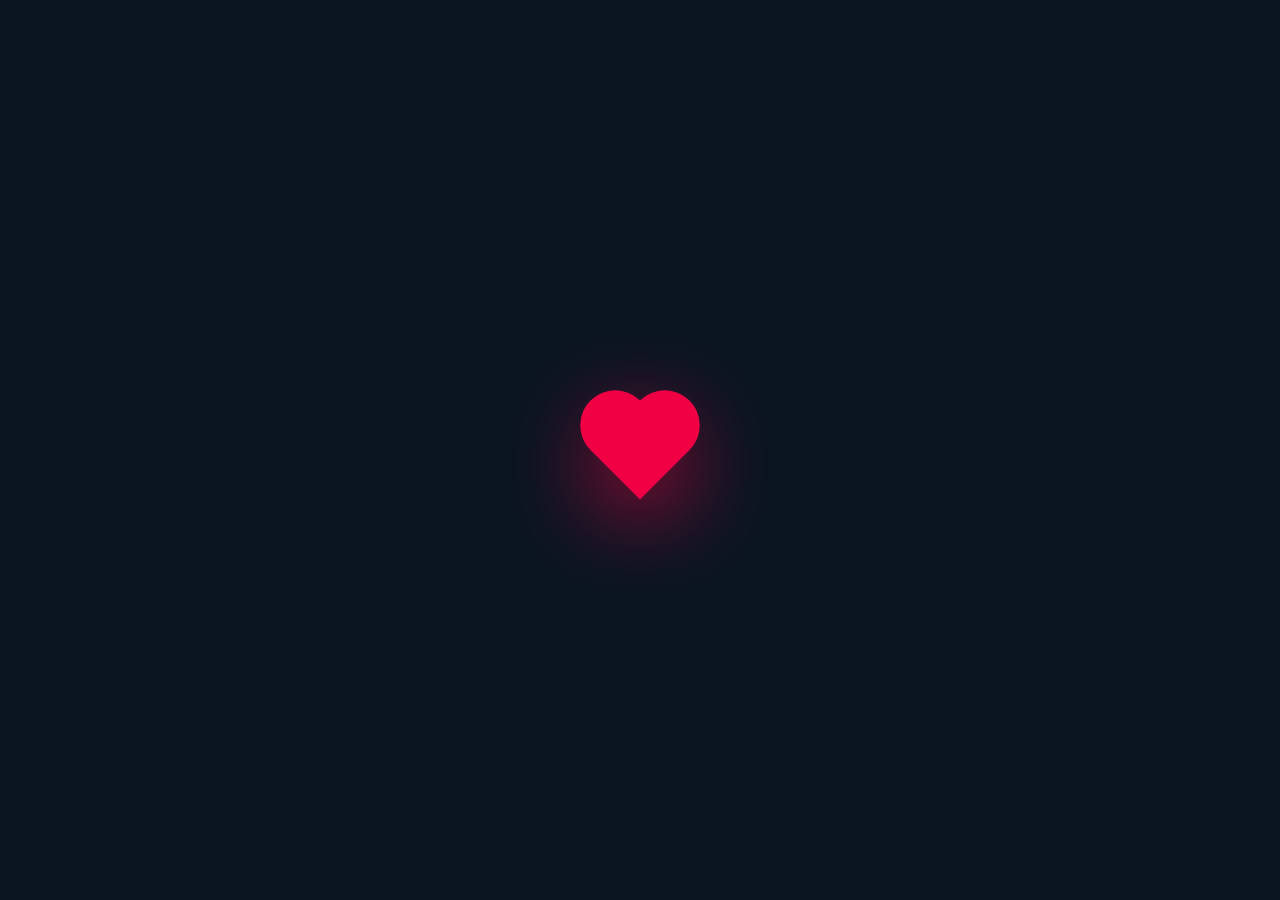
<file: index.html>
<!DOCTYPE html>
    <html lang="en">
    <head>
        <meta charset="UTF-8">
        <meta name="viewport" content="width=device-width, initial-scale=1.0">
        <link rel="stylesheet" href="style.css">
        <title>Teachers Month</title>
    </head>
    <body>

        <a href="love.html" class="heart-link">

        <div class="heart" onclick="window.location.href=love.html">
        </div>
        
        </a>

    

    </body>
    </html>
</file>
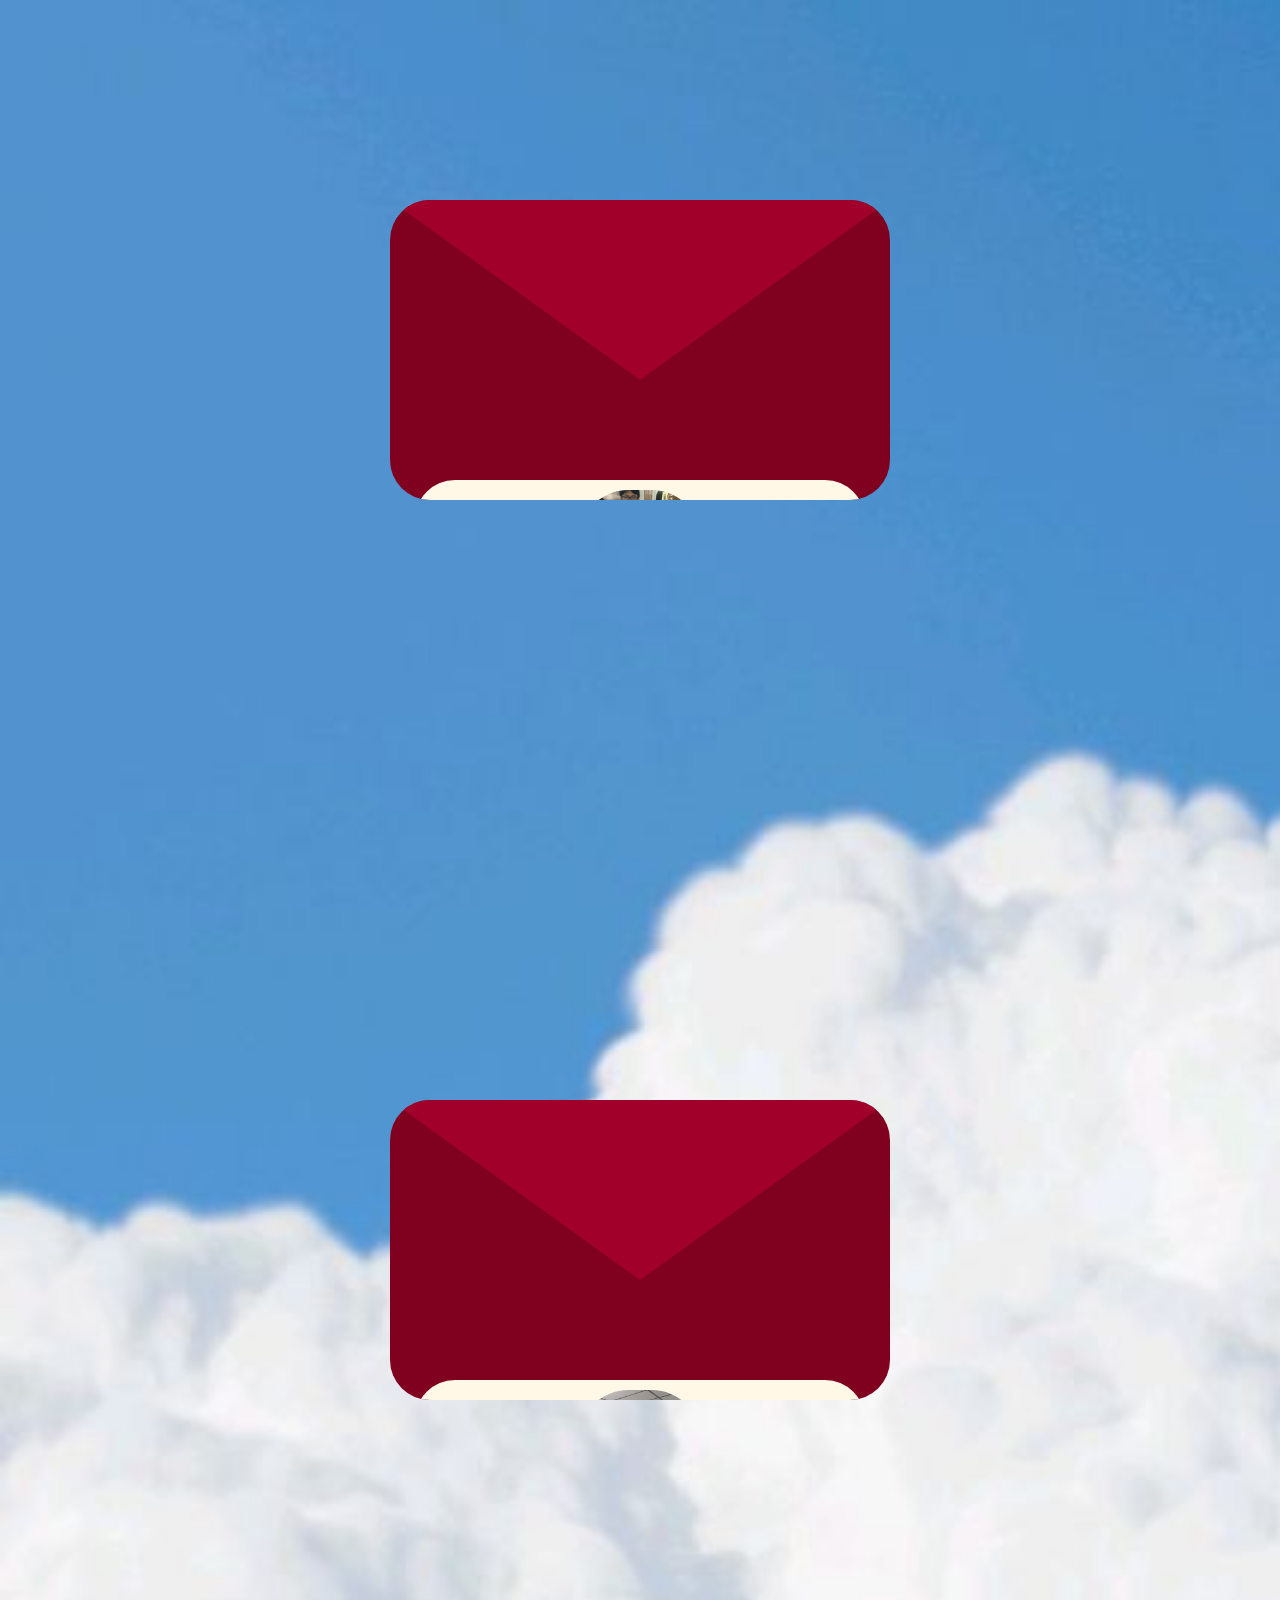
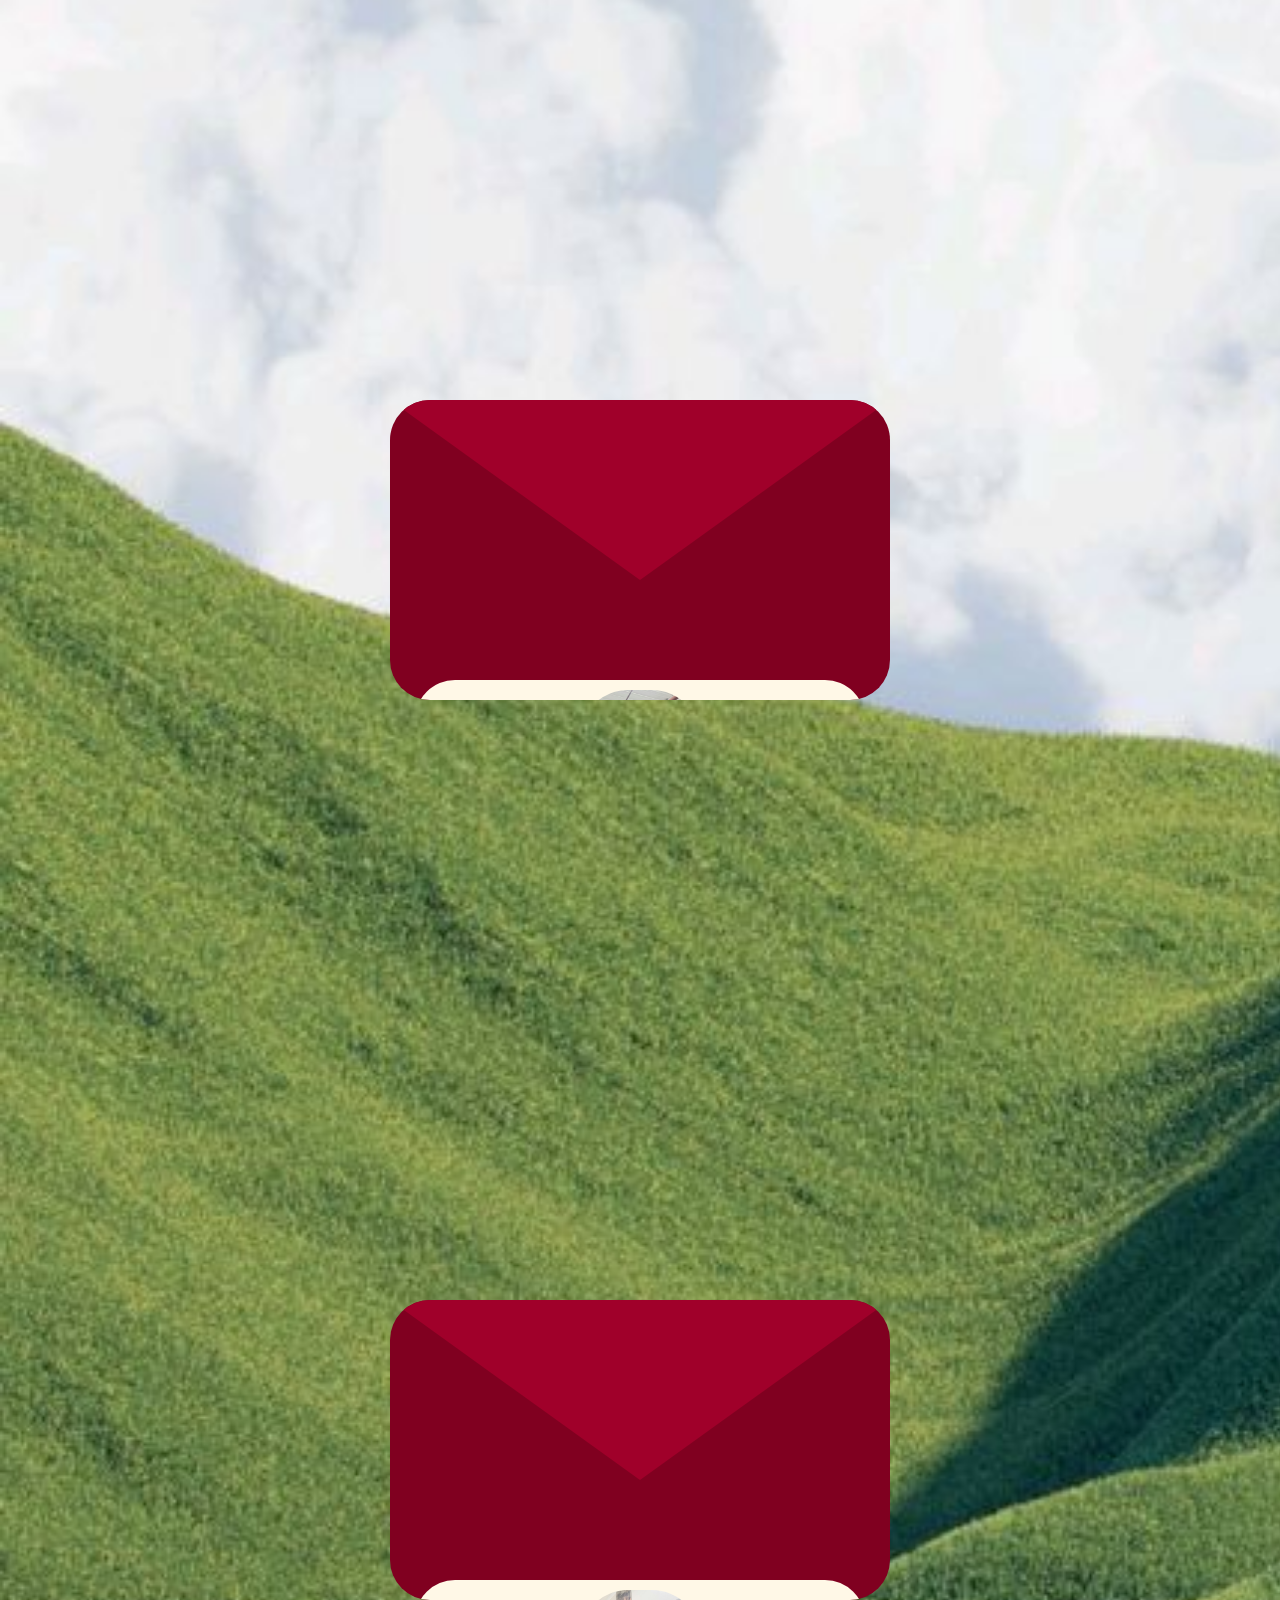
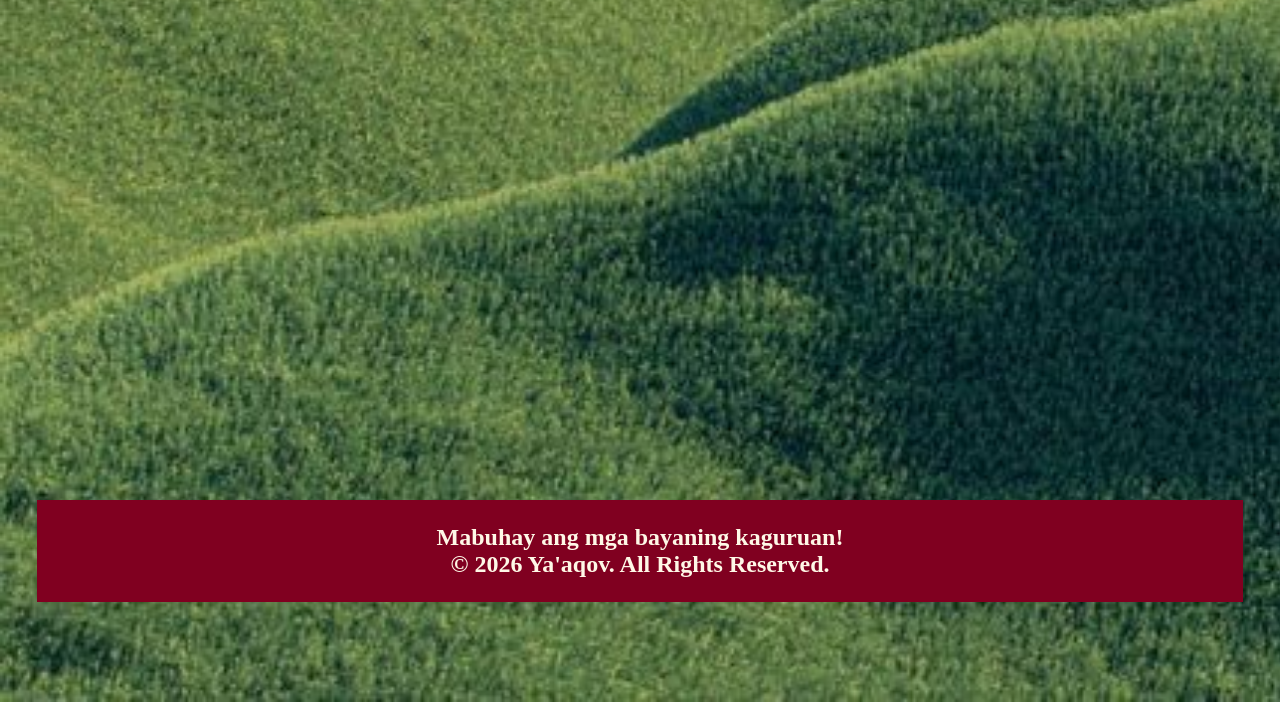
<file: love.html>
<!DOCTYPE html>
<html lang="en">
<head>
    <meta charset="UTF-8">
    <meta name="viewport" content="width=device-width, initial-scale=1.0">
    <link rel="stylesheet" href="love.css">
    <title>Letters of Mayor Ya'aqov</title>
</head>



<body>

    <audio autoplay loop id="myaudio" src="joy.mp3"></audio>

    <div id="heart-rain"> </div>



        <div class="box">
            <div class="letter">

                <div>
                    <img src="2.jpg" alt="Profile Picture" class="profile-pic">
                    </div>
                    
                    <div class="letter-content"> 
                    <h2>To: Sir Jayboy 💗 </h2>
                    <p>
                    To our best teacher,programmer,bodybuilder,joker, at higit sa lahat ang pinaka-maangas na adviser ng section 21006! Happy teachers month po sir Jayboy! Thank you so much po sir sa lahat-lahat, dabest teacher talaga kahit laging nasa palengke ang klase dahil sa ingay ng mga klasmets ko, natuturo pa rin ng maayos ang mga lectures mo sir HAHAHAAAHHAHA. What all I can say is sana lagi ka pong gabayan ni lord, and your loved ones. 'Wag magpapatalo sa hirap ng buhay sir laban lang palagi. Kahit na sa 2nd semester sir iiwan mo na kame (sana hindi), tatatak na sa amin ang mga moments po na kasama kayo during lectures and activities na pinapagawa niyo po. Goodluck po to your future endeavors and aim for the best sir padayon!
                    </p>

                    <p>
                        Best in Lecture<br>
                        Best in Communication<br>
                        Best in Humour<br>
                        Best Programmer at higit sa lahat;<br>
                        Best Adviser ng 21006<br>
                    </p>

                </div>    

            </div>

                <div class="flap"></div>
                
            </div>
        </div>

            <div class="box">
                <div class="letter">

                    <img src="3.jpg" alt="Profile Picture" class="profile-pic">

                    <div class="letter-content">
                    <h2>To: Ma'am Mari 💗 </h2>
                    <p>
                        To my inspiration of web development, pinaka-mabait, at iconic web developer ng BSIT. Happy teachers month po maam Mari! Thank you so much po maam sa pagturo sa amin ng mga napakagandang web development sa amin, naging inspirasyon ka po ng marami at isa na po ako roon. Lalabas talaga kami sa comlab ng siksik sa panibagong kaalaman maam AHHAHAHAHAH. Ang sarap matuto ng web development kung ikaw ma'am mag l-lecture dahil talagang detalyado ka po magturo w/shortcuts na makakatulong para convinient ang pagbuo ng webpages. Ang masasabi ko lang po maam ay sana lagi kayong nasa mabuting kalagayan ang protektado kayo sa lahat ng masasamang bagay saan-saan maam. Magpatuloy ka lang po sa pagiging napaka-husay na guro sa asignaturang ito and I wish you a blissful and a succesful future waiting for you maam! Mabuhay ka po and padayon! 
                    </p>

                    <p>
                        Best in Web Development<br>
                        Best in Shortcuts<br>
                        Best in lectures<br>
                        Most Iconic Developer<br>
                    </p>
                    </div>

                </div>

                <div class="flap"></div>
            </div>

            <div class="box">
                <div class="letter">

                    <div>
                        <img src="1.jpg" alt="profile-pic" class="profile-pic">
                        </div>

                        <div class="letter-content">
                        <h2>To:Ma'am Rose 💗 </h2>
                        <p>
                            MAAAAAM MAY SAYAW PO? AHHAHAHAHHAHAAHHA Ang pinaka-masikip, lead-dancer ng bini, pinaka-cute at mama-mama ng taon. Happy teachers day po maam Rose! Maraming salamat po maam sa mga taon na nakasama ko po kayo, since first year pa maam AHAHHAHAHAHA. Hindi ka talaga ma-b-bored kapag si ma'am nagtuturo laging na-bantay kapag walang nakikinig yari ka talaga. Dancer talaga 'yan sha, hindi ka mapapagod sumayaw kapag si maam ang mag g-grade talagang lock-in kung lock-in siya. Goodvibes lagi ma'am hindi kami nal-longcoat kapag ikaw na nagtuturo ma'am. Ang masasabi ko lang maam is sana lagi ka gabayan ni lord ang ng family mo po. Hindi ka sana mauubosan ng blessings lagi't lagi. Patuloy lang sa buhay maam 'wag ka magpapadaraig sa mga stress mo sa buhay, think positive lang maam. Patuloy ka po maghatid ng good vibes and siksik na kaalaman sa amin at sa mga magiging sunod mong mga estudyante dahil ito na rin po ang huling pathfit namin sa college huhuhu. Goodluck sa susunod mo pong tatahakin maam at padayon!
                        </p>

                        <p>
                            Best in Dancing<br>
                            Best in Goodvibes<br>
                            Best in lead-dancer<br>
                            Iconic P.E teacher<br>
                        </p>
                    </div>
                </div>

                <div class="flap"></div>

            </div>

            <div class="box">
                <div class="letter">

                <div>
                <img src="4.jpg" alt="profile-pic" class="profile-pic">
                </div>

                    <div class="letter-content">
                        <h2>To:Ma'am Beverly  💗</h2>
                        <p>
                        Maam huhuhuhu miss na kita maam magturo. Hindi mauubusan ng activities talaga 'yan sha kaya marami ka talagang matatandaan at matututunan AHAHAHAHAHAAH. Happy teachers day maam Bev! Ang Goddessa ng Comlab, laging excited kapag subject na ni maam kasi mag c-comlab na ulit AHAHHAHAHHAH. Tututukan ka talaga ni ma'am para may mababaon kang turo niya paglabas ng comlab. Kahit na ilang beses na pinaiyak ng mga cm kong 1st year dahil sa ka-lechehan nila hindi mo pa rin kami iniwan maam lagi't lagi nasa section namin. Ang masasabi ko lang sa'yo maam ay sana lagi kang makatanggap ng biyaya kay lord at sa family mo! Laban lang maam kahit mahirap ang buhay lalo na't sa panahon ngayon. I'm wishing a succesful life and career life. Sana achive mo po ang dream job mo and maging swerte ka sa trabaho mo po palagi. Always find peace maam at aim for the success padayon!
                        </p>

                        <p>
                        Best in Lectures<br>
                        Best in Kagandahan<br>
                        Best in Actitivites<br>
                        The Goddessa of BSIT<br>
                        </p>
                    </div>
                </div>
                <div class="flap"></div>

            </div>

    <script>
        const heartRain = document.getElementById("heart-rain");

        function createHeart() {
            const heart = document.createElement("div");

            heart.classList.add("falling-heart");

            const symbols = ["💗", "⭐", "✨", "💗"];

            heart.innerHTML =
                symbols[Math.floor(Math.random() * symbols.length)];

            heart.style.left = Math.random() * 100 + "vw";
            heart.style.fontSize = (15 + Math.random() * 25) + "px";
            heart.style.animationDuration = (3 + Math.random() * 4) + "s";

            heartRain.appendChild(heart);

            setTimeout(() => {
                heart.remove();
            }, 7000);
        }

        setInterval(createHeart, 150);
    </script>
</body>

        <footer>
            <p>Mabuhay ang mga bayaning kaguruan! <br> 
                © 2026 Ya'aqov. All Rights Reserved.</p>
        </footer> 
    

</html>
</file>
<file: style.css>
body{
        margin: 0;
        padding: 0;
        min-height: 100vh;
        display: flex;
        align-items: center;
        justify-content: center;
        background: #0b1522;
    }

    .heart{
        height: 70px;
        width: 70px;
        background: #f20044;
        position: relative;
        transform: rotate(-45deg);
        box-shadow:  -10px 10px 90px #f20044;
        animation: heart 0.6s linear infinite;
    }

   @keyframes heart {
    0% {
        transform: rotate(-45deg) scale(1);
    }

    20% {
        transform: rotate(-45deg) scale(1.15);
    }

    40% {
        transform: rotate(-45deg) scale(1);
    }

    60% {
        transform: rotate(-45deg) scale(1.1);
    }

    80% {
        transform: rotate(-45deg) scale(1);
    }

    100% {
        transform: rotate(-45deg) scale(1);
    }
}

    .heart:before{
        content: '';
        position: absolute;
        height: 70px;
        width: 70px;
        background: #f20044;
        top: -50%;
        border-radius: 50px;
    }

    .heart::after{
         content: '';
        position: absolute;
        height: 70px;
        width: 70px;
        background: #f20044;
        right: -50%;
        border-radius: 50px;
    }
</file>
<file: love.css>
body {
    background-image: url(skies.jpg);
    background-repeat: no-repeat;
    background-size: cover;

    margin: 100px;
    display: flex;
    flex-direction: column;
    justify-content: space-evenly;
    align-items: center;
    gap: 400px;
 }  

 .box {
    height: 300px;
    width: 500px;

    background-color: #800020;
    border-radius: 40px;

    box-sizing: border-box;
    padding: 40px;

    position: relative;
    overflow: hidden;

    display: flex;
    justify-content: center;
    align-items: flex-end;

    text-align: center;

    margin: 100px auto;

    transition: transform 0.5s ease;
    cursor: pointer;

    z-index: 1;

}

.box:hover {
    transform: scale(3);
    z-index: 10;
}

.letter {
    width: 450px;
    max-width: 90vw;

    height: 200px;
    max-height: 80vh;

    background-color: #fff8e7;

    position: absolute;
    bottom: -180px;

    display: flex;
    flex-direction: column;
    align-items: center;
    justify-content: center;

    border-radius: 40px;

    transition: bottom 0.8s ease;

    overflow: hidden;

    z-index: 1;
}


.box:hover .letter {
    bottom: 30px;
}

.letter-content {
    flex: 1;

    min-height: 0;

    overflow-y: auto;
    overflow-x: hidden;

    padding: 20px;

    box-sizing: border-box;

    overflow-wrap: break-word;
    word-break: normal;
}

.letter-content p{
   text-align: justify;
}

.flap {
    position: absolute;

    top: 0;
    left: 0;

    width: 0;
    height: 0;

    border-left: 250px solid transparent;
    border-right: 250px solid transparent;
    border-top: 180px solid #a0002a;

    z-index: 3;

    transform-origin: top;
    transition: transform 0.6s ease;
}

.box:hover .flap {
    transform: rotateX(180deg);
}

.profile-pic {
    width: 120px;
    height: 120px;

    object-fit: cover;
    border-radius: 40%;

    display: block;
    margin-top: 10px;
}

#heart-rain {
    position: fixed;
    top: 0;
    left: 0;

    width: 100%;
    height: 100%;

    pointer-events: none;
    overflow: hidden;

    z-index: 9999;
}

.falling-heart {
    position: absolute;
    top: -50px;
    font-size: 25px;
    animation: fall linear forwards;

}

@keyframes fall {
    0% {
        transform: translateY(0) rotate(0deg);
        opacity: 1;
    }

    50% {
        transform: translateY(55vh) translateX(30px) rotate(180deg);
        opacity: 1;
    }

    100% {
        transform: translateY(110vh) translateX(-30px) rotate(360deg);
        opacity: 0;
    }
}

footer {
    width: 111.7%;
    min-height: 150;

    background-color: #800020;
    color: #fff8e7;

    display: flex;
    justify-content: center;
    align-items: center;

    font-size: 24px;
    font-weight: bold;
    text-align: center;
}
</file>
